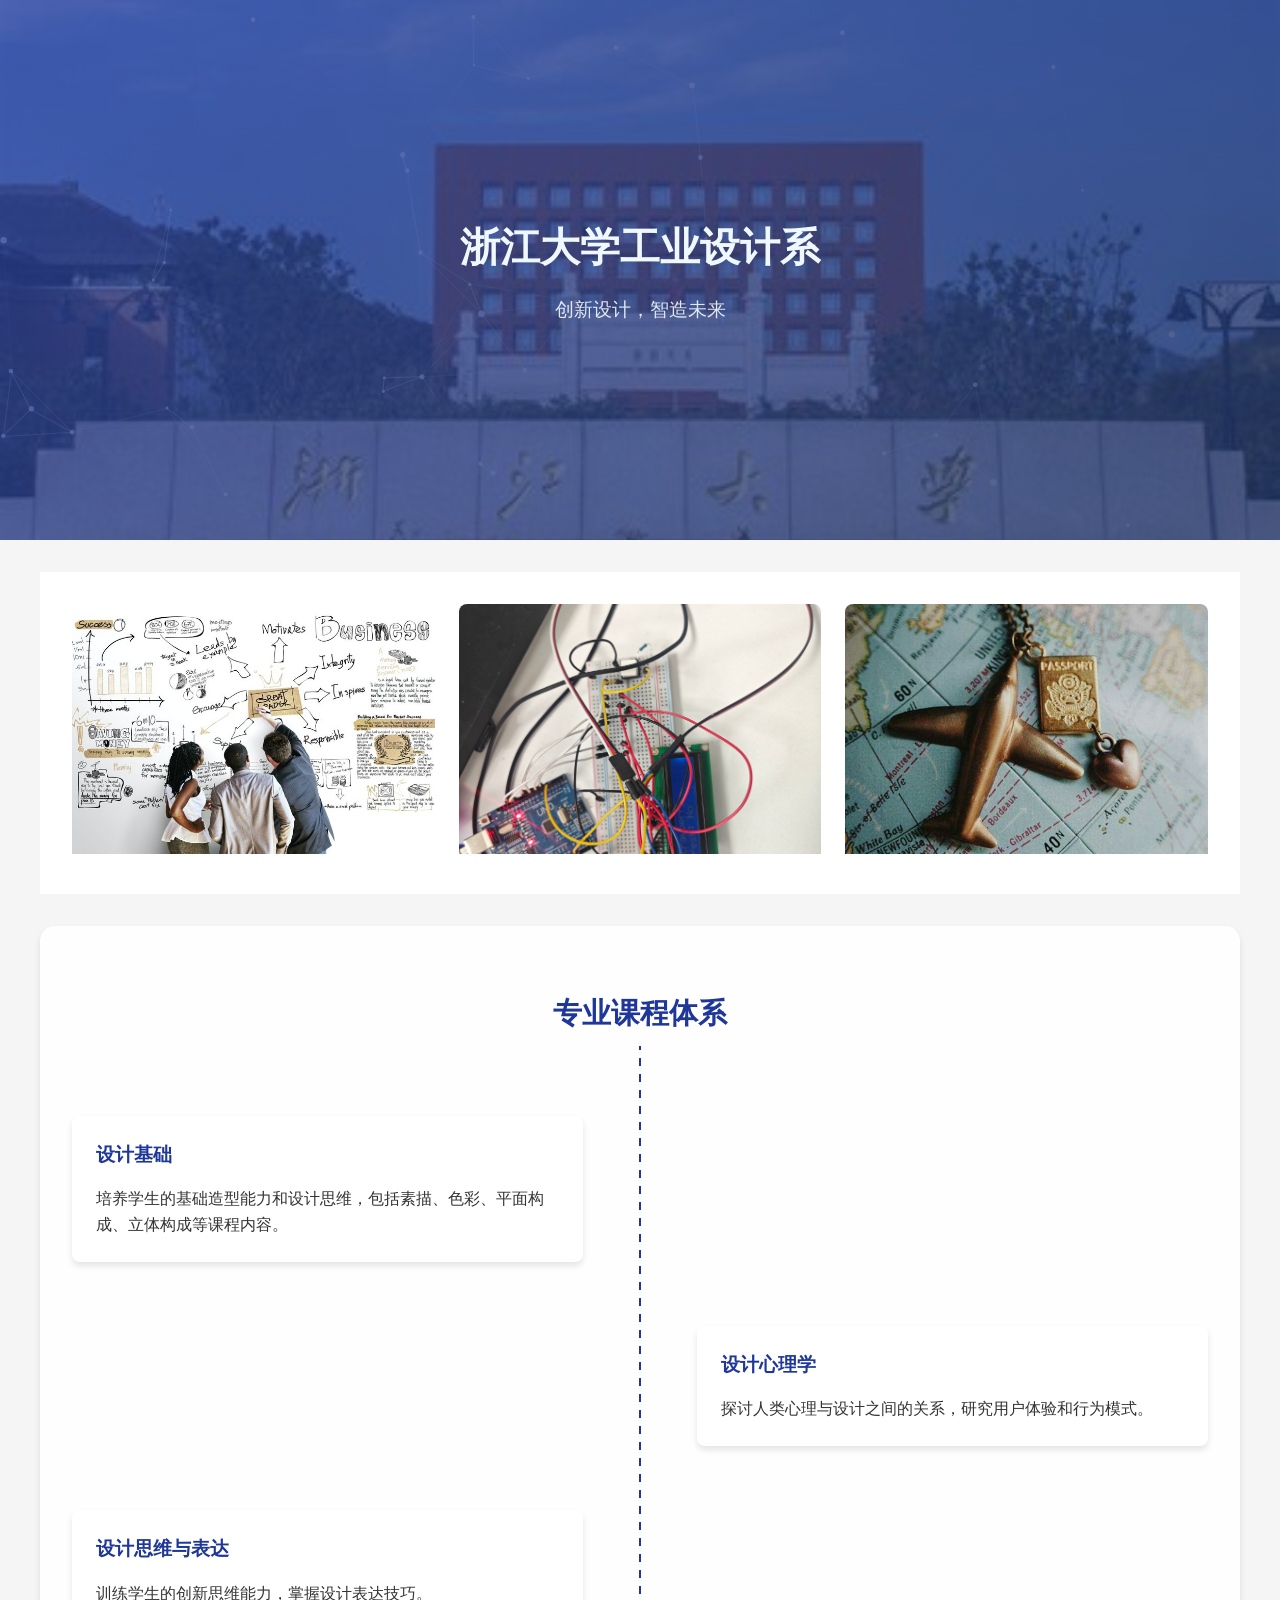
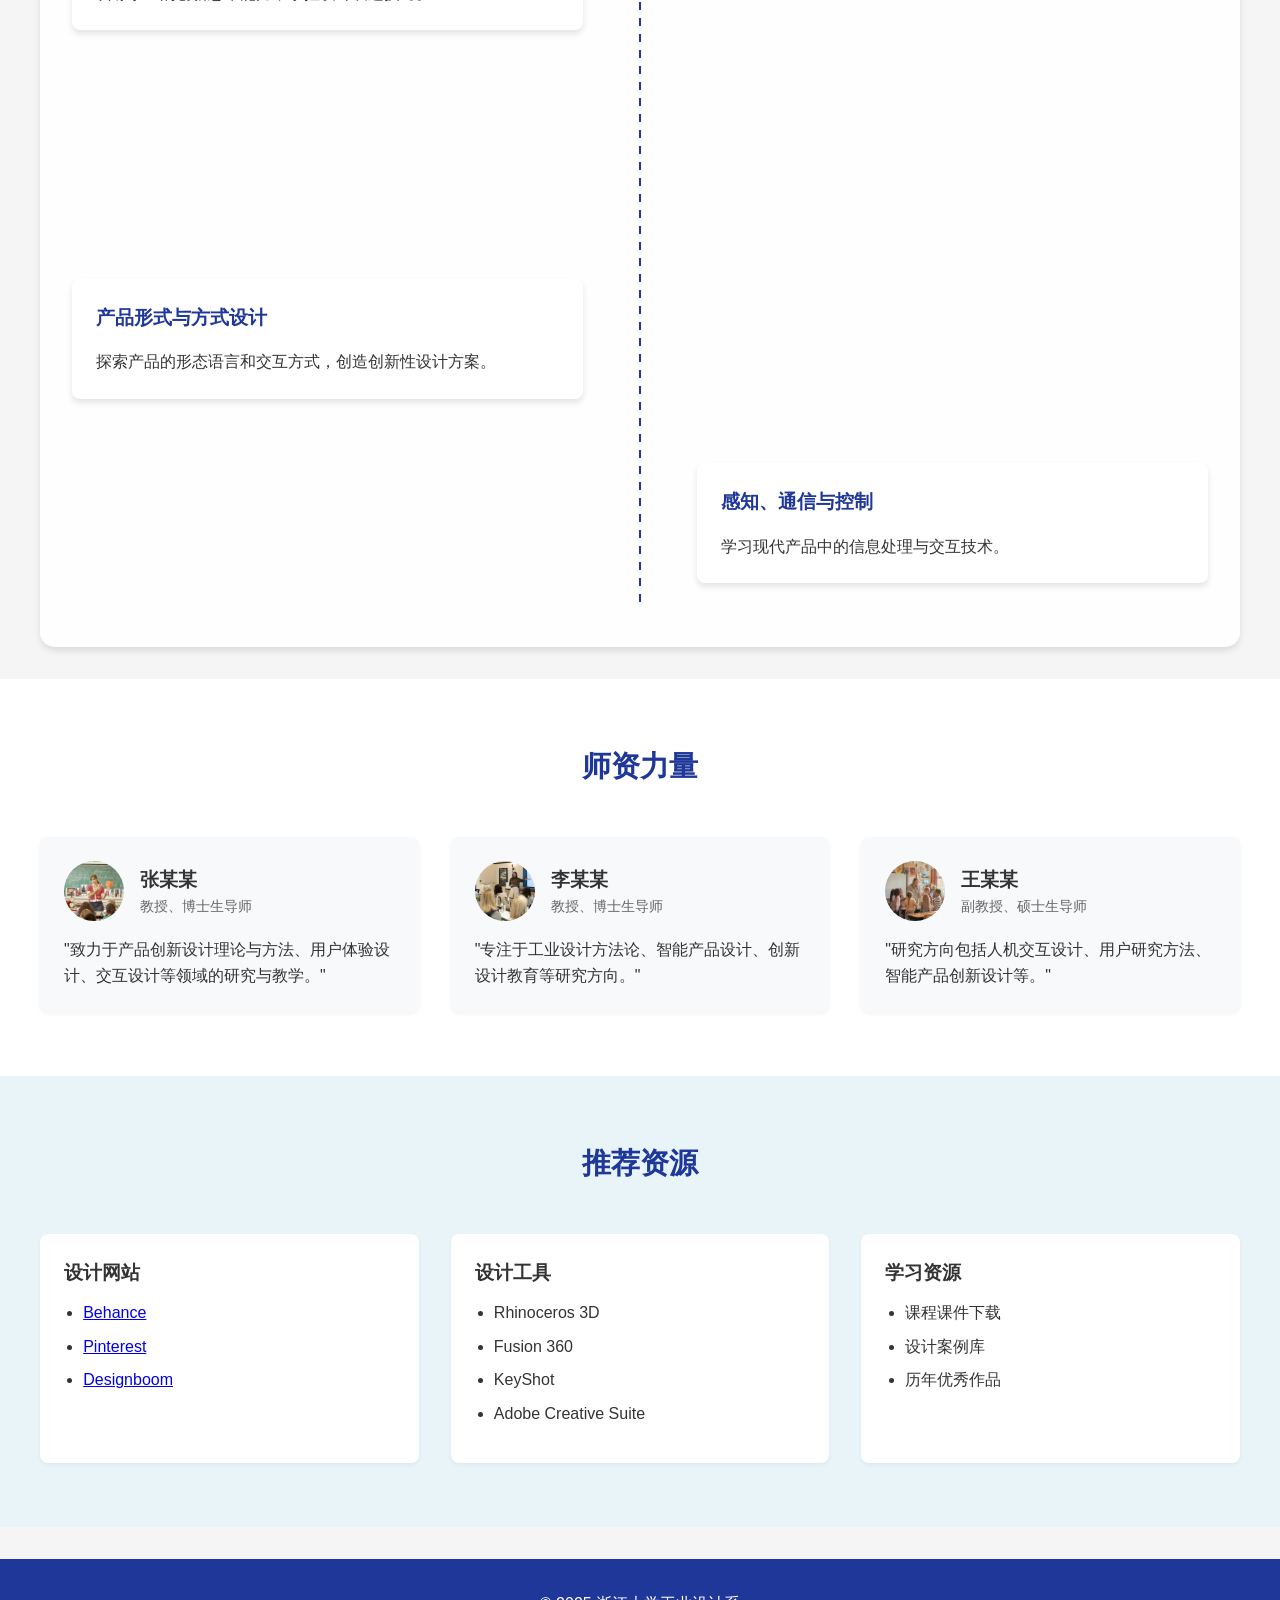
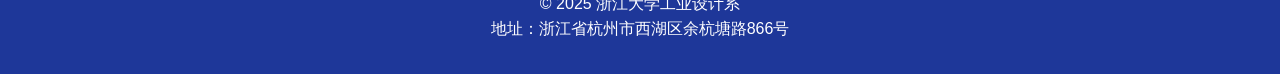
<file: index.html>
<!DOCTYPE html>
<html lang="zh-CN">
  <head>
    <meta charset="UTF-8" />
    <meta name="viewport" content="width=device-width, initial-scale=1.0" />
    <title>浙江大学工业设计系</title>
    <link rel="stylesheet" href="style.css" />
  </head>
  <body>
    <canvas id="particles-canvas"></canvas>
    <header>
      <img
        src="./images/hero-bg.jpg"
        alt="浙江大学工业设计系"
        class="hero-image"
      />
      <h1 class="hero-title">浙江大学工业设计系</h1>
      <p class="hero-subtitle">创新设计，智造未来</p>
    </header>

    <section class="image-gallery fade-in">
      <div class="gallery-item">
        <a href="studio.html" style="text-decoration: none; color: inherit;">
          <img src="./images/studio.jpg" alt="设计工作室" />
          <div class="gallery-item-caption">现代化设计工作室</div>
        </a>
      </div>
      <div class="gallery-item">
        <a href="works.html" style="text-decoration: none; color: inherit;">
          <img src="./images/works.jpg" alt="学生作品展" />
          <div class="gallery-item-caption">学生优秀作品展示</div>
        </a>
      </div>
      <div class="gallery-item">
        <a href="international.html" style="text-decoration: none; color: inherit;">
          <img src="./images/international.jpg" alt="国际交流" />
          <div class="gallery-item-caption">国际设计交流活动</div>
        </a>
      </div>
    </section>

    <section class="timeline">
      <h2 class="section-title">专业课程体系</h2>
      <div class="timeline-item">
        <div class="timeline-content">
          <h3 class="timeline-title">设计基础</h3>
          <p>
            培养学生的基础造型能力和设计思维，包括素描、色彩、平面构成、立体构成等课程内容。
          </p>
          <div class="course-preview">
            <img src="./images/design-basic.jpg" alt="设计基础课程" />
            <div class="preview-caption">学生手绘训练与设计实践</div>
          </div>
          <div class="course-details">
            <h4>课程信息</h4>
            <p><strong>授课时间：</strong>大一上学期</p>
            <p><strong>课程学分：</strong>4学分</p>
            <p>
              <strong>课程目标：</strong
              >通过手绘训练和设计实践，培养学生对形态、色彩、材质的感知能力和表现能力，建立设计的基础认知。
            </p>
            <div class="course-content">
              <p><strong>主要内容：</strong></p>
              <ul>
                <li>素描与速写技法</li>
                <li>色彩理论与实践</li>
                <li>平面构成原理</li>
                <li>立体构成设计</li>
              </ul>
            </div>
          </div>
        </div>
      </div>

      <div class="timeline-item">
        <div class="timeline-content">
          <h3 class="timeline-title">设计心理学</h3>
          <p>探讨人类心理与设计之间的关系，研究用户体验和行为模式。</p>
          <div class="course-preview">
            <img src="./images/design-psychology.jpg" alt="设计心理学" />
            <div class="preview-caption">用户行为研究与情感设计分析</div>
          </div>
          <div class="course-details">
            <h4>课程信息</h4>
            <p><strong>授课时间：</strong>大二上学期</p>
            <p><strong>课程学分：</strong>3学分</p>
            <p>
              <strong>课程目标：</strong
              >掌握设计心理学基本理论，培养以用户为中心的设计思维。
            </p>
            <p><strong>主要内容：</strong></p>
            <ul>
              <li>认知心理学基础</li>
              <li>用户行为分析</li>
              <li>情感设计原理</li>
              <li>用户研究方法</li>
            </ul>
          </div>
        </div>
      </div>

      <div class="timeline-item">
        <div class="timeline-content">
          <h3 class="timeline-title">设计思维与表达</h3>
          <p>训练学生的创新思维能力，掌握设计表达技巧。</p>
          <div class="course-preview">
            <img src="./images/design-thinking.jpg" alt="设计思维与表达" />
            <div class="preview-caption">学生创意设计展示与表达</div>
          </div>
          <div class="course-details">
            <h4>课程信息</h4>
            <p><strong>授课时间：</strong>大二下学期</p>
            <p><strong>课程学分：</strong>3学分</p>
            <p>
              <strong>课程目标：</strong
              >通过项目驱动的方式，培养学生的设计思维和表达能力，掌握多种设计表现手段。
            </p>
            <p><strong>主要内容：</strong></p>
            <ul>
              <li>设计思维流程</li>
              <li>创意发散与收敛</li>
              <li>设计故事板制作</li>
              <li>计算机辅助设计软件应用</li>
            </ul>
          </div>
        </div>
      </div>

      <div class="timeline-item">
        <div class="timeline-content">
          <h3 class="timeline-title">人因工程与机器行为学</h3>
          <p>研究人-机-环境系统的协调关系，优化产品使用体验。</p>
          <div class="course-preview">
            <img src="./images/ergonomics.jpg" alt="人因工程" />
            <div class="preview-caption">人机交互设计与评估</div>
          </div>
          <div class="course-details">
            <h4>课程信息</h4>
            <p><strong>授课时间：</strong>大三上学期</p>
            <p><strong>课程学分：</strong>3学分</p>
            <p>
              <strong>课程目标：</strong
              >理解人因工程学的基本原理，掌握影响人机交互的关键因素，能够进行简单的人机交互设计。
            </p>
            <p><strong>主要内容：</strong></p>
            <ul>
              <li>人因工程学导论</li>
              <li>人体测量学</li>
              <li>工作环境与设备设计</li>
              <li>人机交互界面设计</li>
            </ul>
          </div>
        </div>
      </div>

      <div class="timeline-item">
        <div class="timeline-content">
          <h3 class="timeline-title">产品形式与方式设计</h3>
          <p>探索产品的形态语言和交互方式，创造创新性设计方案。</p>
          <div class="course-preview">
            <img src="./images/product-design.jpg" alt="产品形式设计" />
            <div class="preview-caption">产品造型设计与原型制作</div>
          </div>
          <div class="course-details">
            <h4>课程信息</h4>
            <p><strong>授课时间：</strong>大三下学期</p>
            <p><strong>课程学分：</strong>3学分</p>
            <p>
              <strong>课程目标：</strong
              >掌握产品形态设计的基本方法，能够进行产品外观造型和交互方式的创新设计。
            </p>
            <p><strong>主要内容：</strong></p>
            <ul>
              <li>产品形态设计基础</li>
              <li>设计语言与符号</li>
              <li>用户体验与交互设计</li>
              <li>设计方案评估与优化</li>
            </ul>
          </div>
        </div>
      </div>

      <div class="timeline-item">
        <div class="timeline-content">
          <h3 class="timeline-title">感知、通信与控制</h3>
          <p>学习现代产品中的信息处理与交互技术。</p>
          <div class="course-preview">
            <img src="./images/interaction.jpg" alt="感知与交互" />
            <div class="preview-caption">智能产品交互设计实践</div>
          </div>
          <div class="course-details">
            <h4>课程信息</h4>
            <p><strong>授课时间：</strong>大四上学期</p>
            <p><strong>课程学分：</strong>3学分</p>
            <p>
              <strong>课程目标：</strong
              >理解感知、通信与控制的基本概念，掌握智能产品设计中的信息处理与交互技术。
            </p>
            <p><strong>主要内容：</strong></p>
            <ul>
              <li>传感器原理与应用</li>
              <li>嵌入式系统基础</li>
              <li>无线通信技术</li>
              <li>智能产品设计案例分析</li>
            </ul>
          </div>
        </div>
      </div>
    </section>

    <section class="testimonials">
      <h2 class="section-title">师资力量</h2>
      <div class="testimonial-grid">
        <div class="testimonial-card">
          <div class="professor-info">
            <img
              src="./images/teacher-1.jpg"
              alt="张某某教授"
              class="professor-avatar"
            />
            <div class="professor-details">
              <h3>张某某</h3>
              <p class="professor-title">教授、博士生导师</p>
            </div>
          </div>
          <p>
            "致力于产品创新设计理论与方法、用户体验设计、交互设计等领域的研究与教学。"
          </p>
        </div>
        <div class="testimonial-card">
          <div class="professor-info">
            <img
              src="./images/teacher-2.jpg"
              alt="李某某教授"
              class="professor-avatar"
            />
            <div class="professor-details">
              <h3>李某某</h3>
              <p class="professor-title">教授、博士生导师</p>
            </div>
          </div>
          <p>"专注于工业设计方法论、智能产品设计、创新设计教育等研究方向。"</p>
        </div>
        <div class="testimonial-card">
          <div class="professor-info">
            <img
              src="./images/teacher-3.jpg"
              alt="王某某教授"
              class="professor-avatar"
            />
            <div class="professor-details">
              <h3>王某某</h3>
              <p class="professor-title">副教授、硕士生导师</p>
            </div>
          </div>
          <p>"研究方向包括人机交互设计、用户研究方法、智能产品创新设计等。"</p>
        </div>
      </div>
    </section>

    <section class="resources">
      <h2 class="section-title">推荐资源</h2>
      <div class="resource-grid">
        <div class="resource-card">
          <h3>设计网站</h3>
          <ul>
            <li>
              <a href="https://www.behance.net" target="_blank">Behance</a>
            </li>
            <li>
              <a href="https://www.pinterest.com" target="_blank">Pinterest</a>
            </li>
            <li>
              <a href="https://www.designboom.com" target="_blank"
                >Designboom</a
              >
            </li>
          </ul>
        </div>
        <div class="resource-card">
          <h3>设计工具</h3>
          <ul>
            <li>Rhinoceros 3D</li>
            <li>Fusion 360</li>
            <li>KeyShot</li>
            <li>Adobe Creative Suite</li>
          </ul>
        </div>
        <div class="resource-card">
          <h3>学习资源</h3>
          <ul>
            <li>课程课件下载</li>
            <li>设计案例库</li>
            <li>历年优秀作品</li>
          </ul>
        </div>
      </div>
    </section>

    <footer>
      <p>© 2025 浙江大学工业设计系</p>
      <p>地址：浙江省杭州市西湖区余杭塘路866号</p>
    </footer>

    <script src="js/particles.js"></script>
    <script>
      // 初始化粒子效果
      document.addEventListener("DOMContentLoaded", () => {
        new ParticleNetwork("particles-canvas");
      });

      // 添加时间轴动画效果
      document.addEventListener("DOMContentLoaded", function () {
        const timelineItems = document.querySelectorAll(".timeline-item");

        function isElementInViewport(el) {
          const rect = el.getBoundingClientRect();
          return (
            rect.top >= 0 &&
            rect.left >= 0 &&
            rect.bottom <=
              (window.innerHeight || document.documentElement.clientHeight) &&
            rect.right <=
              (window.innerWidth || document.documentElement.clientWidth)
          );
        }

        function showVisibleItems() {
          timelineItems.forEach((item) => {
            if (isElementInViewport(item)) {
              item.style.opacity = "1";
              item.style.transform = "translateY(0)";
            }
          });
        }

        // 初始化时间轴项目样式
        timelineItems.forEach((item) => {
          item.style.opacity = "0";
          item.style.transform = "translateY(20px)";
          item.style.transition = "all 0.5s ease-out";
        });

        // 监听滚动事件
        window.addEventListener("scroll", showVisibleItems);
        // 初始加载时检查
        showVisibleItems();
      });

      // 添加课程详情展开/收起功能
      document.querySelectorAll(".timeline-content").forEach((content) => {
        content.addEventListener("click", function () {
          const details = this.querySelector(".course-details");
          const wasActive = this.classList.contains("active");

          // 先关闭所有其他展开的详情
          document.querySelectorAll(".timeline-content").forEach((item) => {
            item.classList.remove("active");
            const otherDetails = item.querySelector(".course-details");
            if (otherDetails) {
              otherDetails.classList.remove("active");
            }
          });

          // 如果当前项未展开，则展开它
          if (!wasActive) {
            this.classList.add("active");
            if (details) {
              details.classList.add("active");
            }
          }
        });
      });

      // 滚动动画
      const observerOptions = {
        threshold: 0.2,
      };

      const observer = new IntersectionObserver((entries) => {
        entries.forEach((entry) => {
          if (entry.isIntersecting) {
            entry.target.classList.add("visible");
          }
        });
      }, observerOptions);

      document.querySelectorAll(".fade-in").forEach((element) => {
        observer.observe(element);
      });
    </script>
  </body>
</html>
</file>
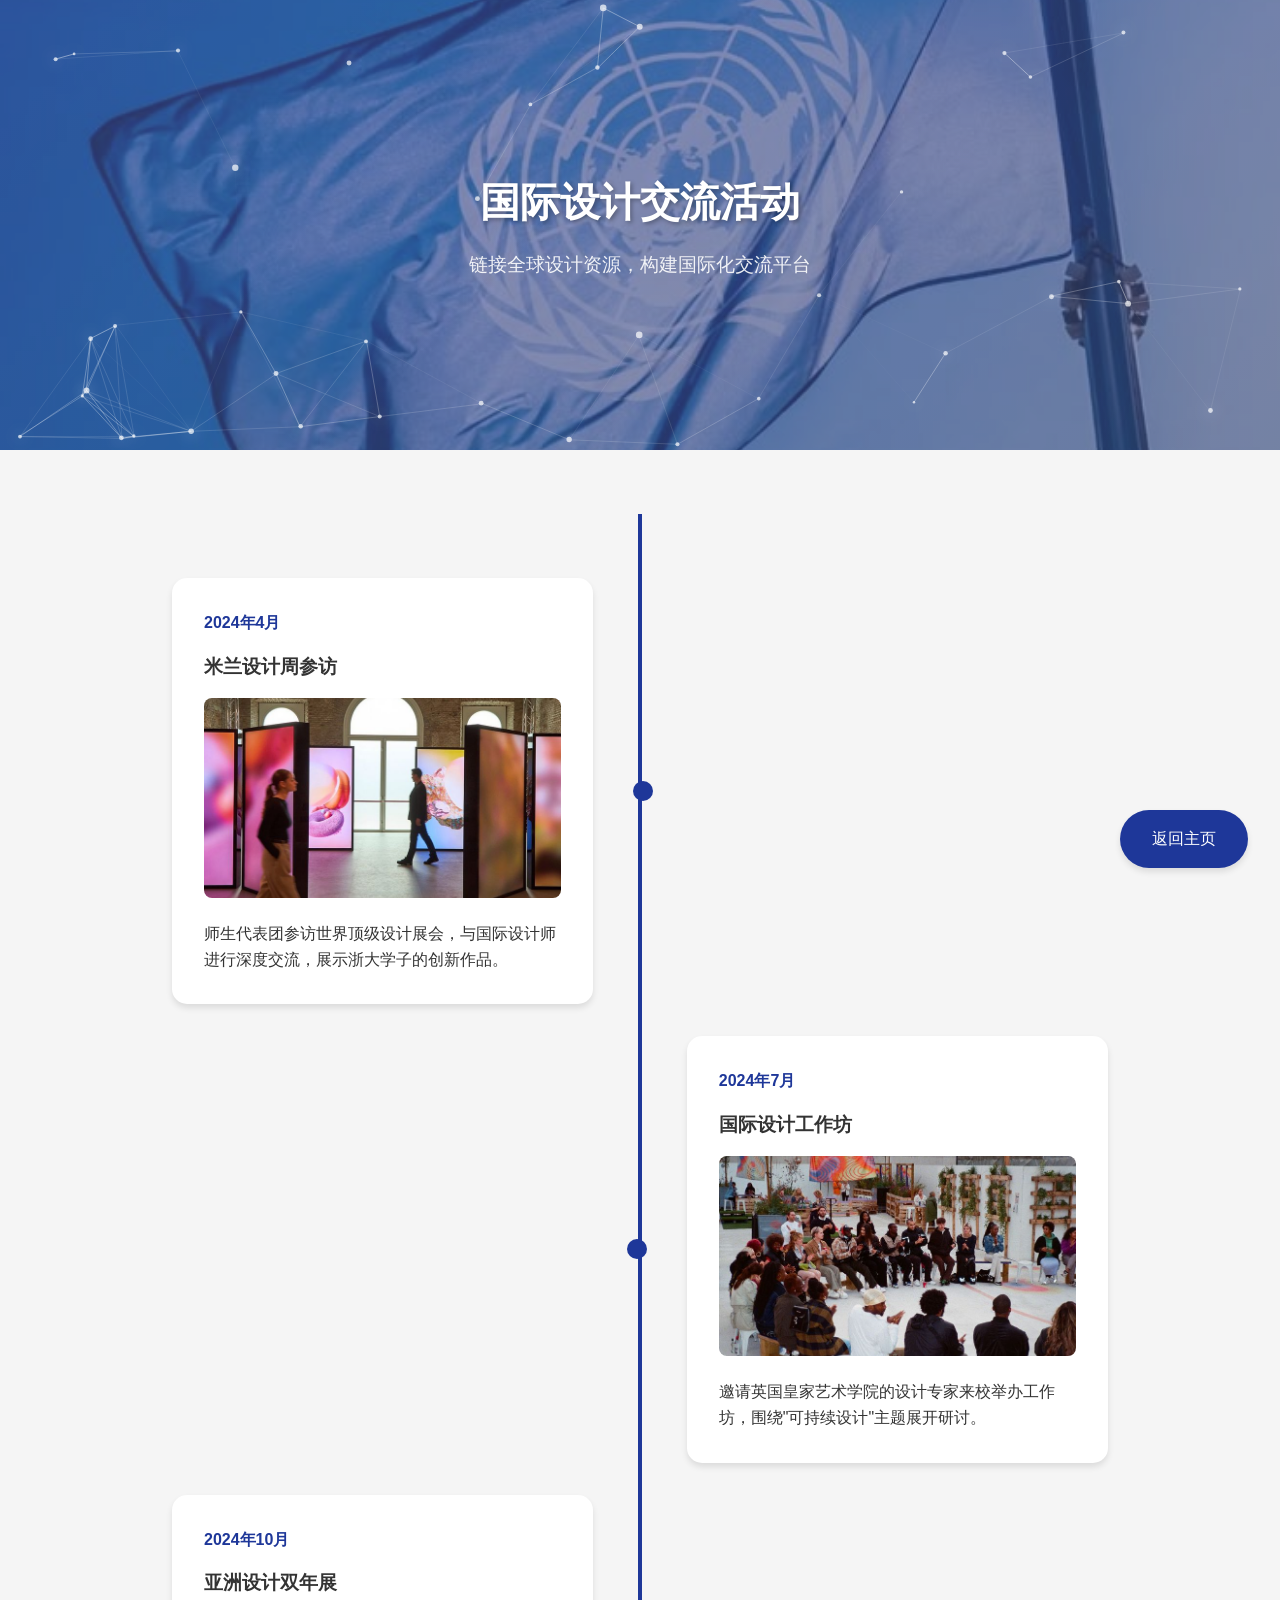
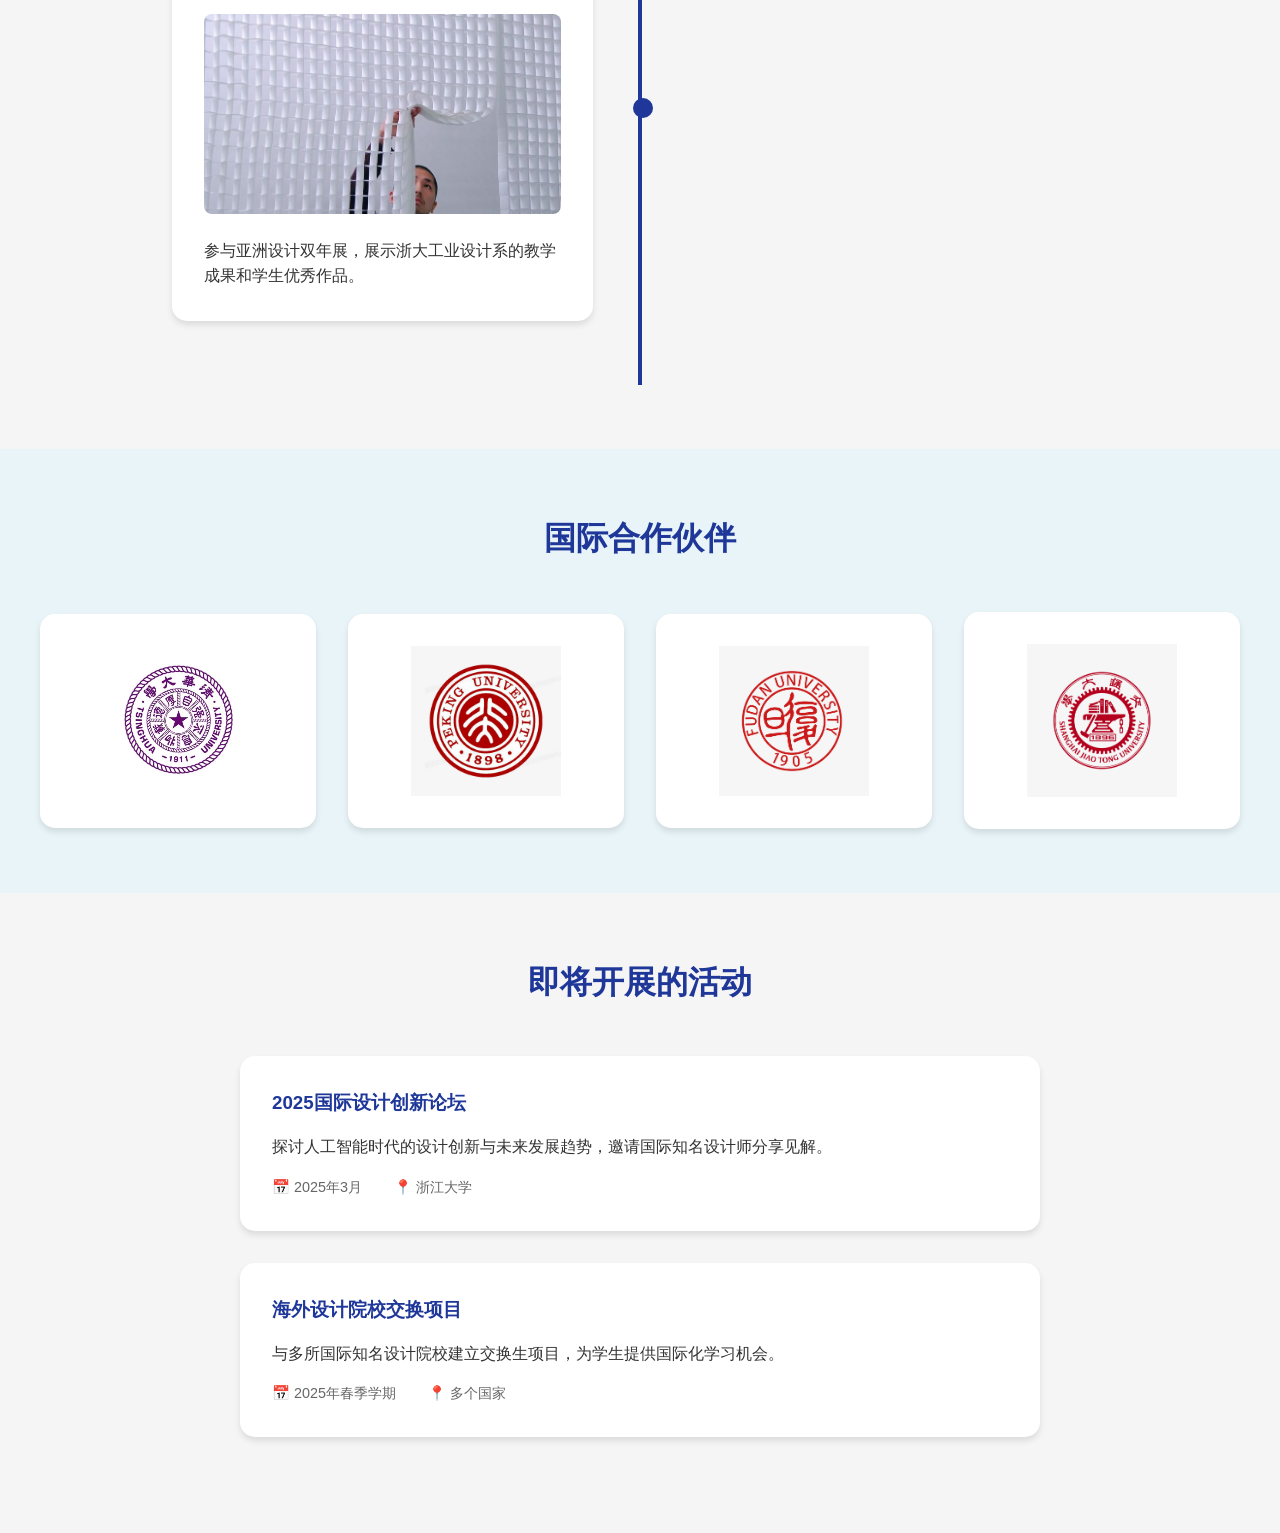
<file: international.html>
<!DOCTYPE html>
<html lang="zh-CN">
<head>
    <meta charset="UTF-8">
    <meta name="viewport" content="width=device-width, initial-scale=1.0">
    <title>国际设计交流活动 - 浙江大学工业设计系</title>
    <style>
        * {
            margin: 0;
            padding: 0;
            box-sizing: border-box;
        }

        body {
            font-family: "Microsoft YaHei", sans-serif;
            line-height: 1.6;
            color: #333;
            background-color: #f5f5f5;
        }

        .header {
            position: relative;
            height: 50vh;
            background: linear-gradient(135deg, rgba(30, 55, 153, 0.8) 0%, rgba(12, 36, 97, 0.8) 100%);
            color: white;
            display: flex;
            align-items: center;
            justify-content: center;
            text-align: center;
            overflow: hidden;
        }

        #particles-canvas {
            position: absolute;
            top: 0;
            left: 0;
            width: 100%;
            height: 50vh;
            z-index: 1;
            pointer-events: none;
        }

        .header-content {
            position: relative;
            z-index: 2;
        }

        .header h1 {
            font-size: 2.5rem;
            margin-bottom: 1rem;
            text-shadow: 2px 2px 4px rgba(0, 0, 0, 0.3);
        }

        .header p {
            font-size: 1.2rem;
            max-width: 800px;
            margin: 0 auto;
            opacity: 0.9;
        }

        .header-bg {
            position: absolute;
            top: 0;
            left: 0;
            width: 100%;
            height: 100%;
            object-fit: cover;
            opacity: 0.4;
            z-index: 0;
        }

        .events-timeline {
            max-width: 1000px;
            margin: 4rem auto;
            padding: 2rem;
            position: relative;
        }

        .timeline-line {
            position: absolute;
            left: 50%;
            transform: translateX(-50%);
            width: 4px;
            background: #1e3799;
            top: 0;
            bottom: 0;
        }

        .event-card {
            width: 45%;
            margin: 2rem 0;
            position: relative;
            background: white;
            padding: 2rem;
            border-radius: 15px;
            box-shadow: 0 4px 6px rgba(0, 0, 0, 0.1);
            transition: transform 0.3s ease;
        }

        .event-card:hover {
            transform: translateY(-5px);
        }

        .event-card::before {
            content: '';
            position: absolute;
            width: 20px;
            height: 20px;
            background: #1e3799;
            border-radius: 50%;
            top: 50%;
            transform: translateY(-50%);
        }

        .event-card:nth-child(odd) {
            margin-left: auto;
            margin-right: 0;
        }

        .event-card:nth-child(odd)::before {
            left: -60px;
        }

        .event-card:nth-child(even)::before {
            right: -60px;
        }

        .event-date {
            color: #1e3799;
            font-weight: bold;
            margin-bottom: 1rem;
        }

        .event-image {
            width: 100%;
            height: 200px;
            object-fit: cover;
            border-radius: 8px;
            margin: 1rem 0;
        }

        .partners-section {
            background: #e8f4f8;
            padding: 4rem 2rem;
        }

        .section-title {
            text-align: center;
            color: #1e3799;
            margin-bottom: 3rem;
            font-size: 2rem;
        }

        .partners-grid {
            max-width: 1200px;
            margin: 0 auto;
            display: grid;
            grid-template-columns: repeat(auto-fit, minmax(200px, 1fr));
            gap: 2rem;
            align-items: center;
        }

        .partner-logo {
            background: white;
            padding: 2rem;
            border-radius: 15px;
            display: flex;
            align-items: center;
            justify-content: center;
            box-shadow: 0 4px 6px rgba(0, 0, 0, 0.1);
            transition: transform 0.3s ease;
        }

        .partner-logo:hover {
            transform: translateY(-5px);
        }

        .partner-logo img {
            max-width: 150px;
            height: auto;
        }

        .upcoming-events {
            padding: 4rem 2rem;
        }

        .event-list {
            max-width: 800px;
            margin: 0 auto;
        }

        .upcoming-event {
            background: white;
            padding: 2rem;
            border-radius: 15px;
            margin-bottom: 2rem;
            box-shadow: 0 4px 6px rgba(0, 0, 0, 0.1);
        }

        .upcoming-event h3 {
            color: #1e3799;
            margin-bottom: 1rem;
        }

        .event-details {
            display: flex;
            gap: 2rem;
            color: #666;
            font-size: 0.9rem;
            margin-top: 1rem;
        }

        .back-button {
            position: fixed;
            bottom: 2rem;
            right: 2rem;
            background: #1e3799;
            color: white;
            border: none;
            padding: 1rem 2rem;
            border-radius: 30px;
            cursor: pointer;
            box-shadow: 0 4px 6px rgba(0, 0, 0, 0.1);
            transition: all 0.3s ease;
            text-decoration: none;
            font-size: 1rem;
            z-index: 10;
        }

        .back-button:hover {
            transform: translateY(-3px);
            box-shadow: 0 6px 12px rgba(0, 0, 0, 0.2);
        }

        @media (max-width: 768px) {
            .header h1 {
                font-size: 2rem;
            }
            
            .event-card {
                width: 100%;
                margin: 2rem 0;
            }

            .timeline-line {
                left: 30px;
            }

            .event-card::before {
                left: -45px !important;
            }
        }
    </style>
</head>
<body>
    <canvas id="particles-canvas"></canvas>
    <header class="header">
        <img src="./images/international-header.jpg" alt="国际交流" class="header-bg">
        <div class="header-content">
            <h1>国际设计交流活动</h1>
            <p>链接全球设计资源，构建国际化交流平台</p>
        </div>
    </header>

    <section class="events-timeline">
        <div class="timeline-line"></div>
        <div class="event-card">
            <div class="event-date">2024年4月</div>
            <h3>米兰设计周参访</h3>
            <img src="./images/milan-event.jpg" alt="米兰设计周" class="event-image">
            <p>师生代表团参访世界顶级设计展会，与国际设计师进行深度交流，展示浙大学子的创新作品。</p>
        </div>
        <div class="event-card">
            <div class="event-date">2024年7月</div>
            <h3>国际设计工作坊</h3>
            <img src="./images/workshop-event.jpg" alt="设计工作坊" class="event-image">
            <p>邀请英国皇家艺术学院的设计专家来校举办工作坊，围绕"可持续设计"主题展开研讨。</p>
        </div>
        <div class="event-card">
            <div class="event-date">2024年10月</div>
            <h3>亚洲设计双年展</h3>
            <img src="./images/asia-event.jpg" alt="亚洲设计双年展" class="event-image">
            <p>参与亚洲设计双年展，展示浙大工业设计系的教学成果和学生优秀作品。</p>
        </div>
    </section>

    <section class="partners-section">
        <h2 class="section-title">国际合作伙伴</h2>
        <div class="partners-grid">
            <div class="partner-logo">
                <img src="./images/partner1.png" alt="合作院校1">
            </div>
            <div class="partner-logo">
                <img src="./images/partner2.png" alt="合作院校2">
            </div>
            <div class="partner-logo">
                <img src="./images/partner3.png" alt="合作院校3">
            </div>
            <div class="partner-logo">
                <img src="./images/partner4.png" alt="合作院校4">
            </div>
        </div>
    </section>

    <section class="upcoming-events">
        <h2 class="section-title">即将开展的活动</h2>
        <div class="event-list">
            <div class="upcoming-event">
                <h3>2025国际设计创新论坛</h3>
                <p>探讨人工智能时代的设计创新与未来发展趋势，邀请国际知名设计师分享见解。</p>
                <div class="event-details">
                    <span>📅 2025年3月</span>
                    <span>📍 浙江大学</span>
                </div>
            </div>
            <div class="upcoming-event">
                <h3>海外设计院校交换项目</h3>
                <p>与多所国际知名设计院校建立交换生项目，为学生提供国际化学习机会。</p>
                <div class="event-details">
                    <span>📅 2025年春季学期</span>
                    <span>📍 多个国家</span>
                </div>
            </div>
        </div>
    </section>

    <a href="index.html" class="back-button">返回主页</a>

    <script src="js/particles.js"></script>
    <script>
        document.addEventListener('DOMContentLoaded', () => {
            new ParticleNetwork('particles-canvas');
        });
    </script>
</body>
</html>
</file>
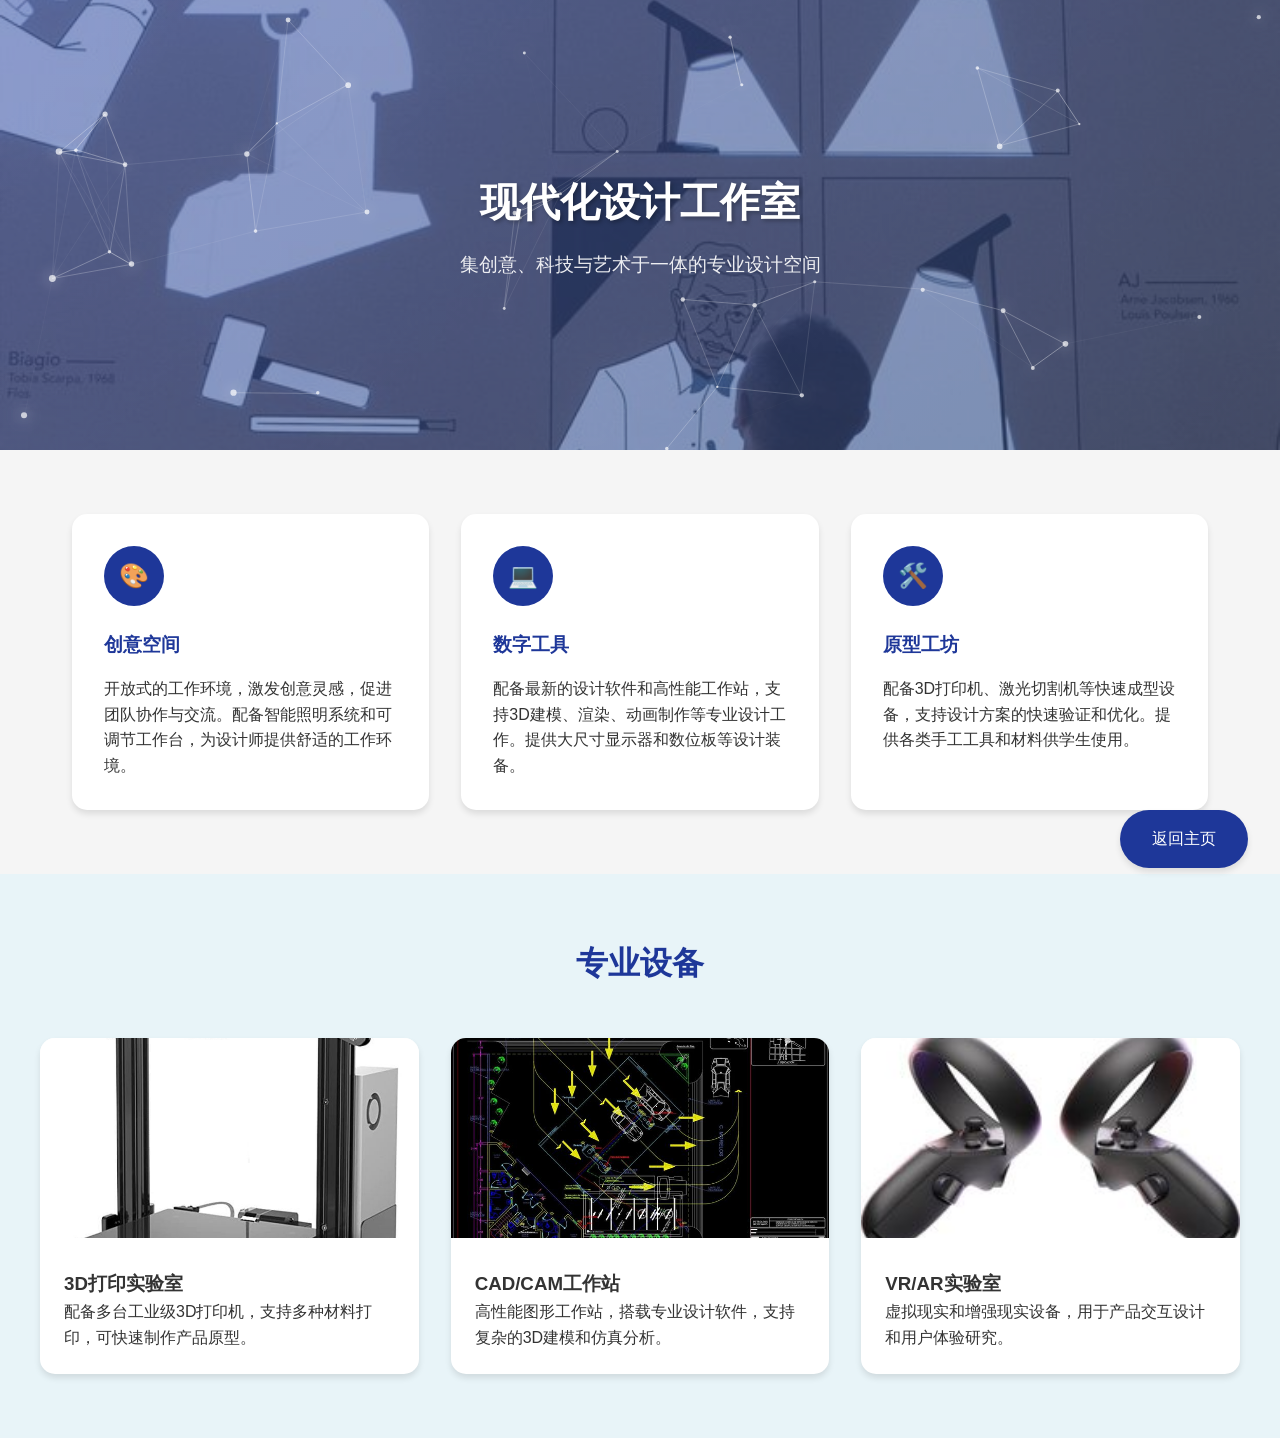
<file: studio.html>
<!DOCTYPE html>
<html lang="zh-CN">
  <head>
    <meta charset="UTF-8" />
    <meta name="viewport" content="width=device-width, initial-scale=1.0" />
    <title>现代化设计工作室 - 浙江大学工业设计系</title>
    <style>
      * {
        margin: 0;
        padding: 0;
        box-sizing: border-box;
      }

      body {
        font-family: "Microsoft YaHei", sans-serif;
        line-height: 1.6;
        color: #333;
        background-color: #f5f5f5;
        overflow-x: hidden;
      }

      .header {
        position: relative;
        height: 50vh;
        background: linear-gradient(
          135deg,
          rgba(30, 55, 153, 0.8) 0%,
          rgba(12, 36, 97, 0.8) 100%
        );
        color: white;
        display: flex;
        align-items: center;
        justify-content: center;
        text-align: center;
        overflow: hidden;
      }

      .header-content {
        position: relative;
        z-index: 2;
      }

      .header h1 {
        font-size: 2.5rem;
        margin-bottom: 1rem;
        text-shadow: 2px 2px 4px rgba(0, 0, 0, 0.3);
      }

      .header p {
        font-size: 1.2rem;
        max-width: 800px;
        margin: 0 auto;
        opacity: 0.9;
      }

      /* 添加粒子画布样式 */
      #particles-canvas {
        position: absolute;
        top: 0;
        left: 0;
        width: 100%;
        height: 50vh; /* 与header高度一致 */
        z-index: 1;
        pointer-events: none;
      }

      .header-bg {
        position: absolute;
        top: 0;
        left: 0;
        width: 100%;
        height: 100%;
        object-fit: cover;
        opacity: 0.4;
        z-index: 0;
      }

      .studio-features {
        padding: 4rem 2rem;
        max-width: 1200px;
        margin: 0 auto;
        display: grid;
        grid-template-columns: repeat(auto-fit, minmax(300px, 1fr));
        gap: 2rem;
      }

      .feature-card {
        background: white;
        border-radius: 15px;
        padding: 2rem;
        box-shadow: 0 4px 6px rgba(0, 0, 0, 0.1);
        transition: transform 0.3s ease;
        cursor: pointer;
      }

      .feature-card:hover {
        transform: translateY(-10px);
      }

      .feature-icon {
        width: 60px;
        height: 60px;
        background: #1e3799;
        border-radius: 50%;
        display: flex;
        align-items: center;
        justify-content: center;
        margin-bottom: 1.5rem;
        color: white;
        font-size: 24px;
      }

      .feature-card h3 {
        color: #1e3799;
        margin-bottom: 1rem;
      }

      .equipment-section {
        background: #e8f4f8;
        padding: 4rem 2rem;
      }

      .equipment-grid {
        max-width: 1200px;
        margin: 0 auto;
        display: grid;
        grid-template-columns: repeat(auto-fit, minmax(250px, 1fr));
        gap: 2rem;
      }

      .equipment-item {
        background: white;
        border-radius: 15px;
        overflow: hidden;
        box-shadow: 0 4px 6px rgba(0, 0, 0, 0.1);
      }

      .equipment-image {
        width: 100%;
        height: 200px;
        object-fit: cover;
      }

      .equipment-info {
        padding: 1.5rem;
      }

      .section-title {
        text-align: center;
        color: #1e3799;
        margin-bottom: 3rem;
        font-size: 2rem;
      }

      .back-button {
        position: fixed;
        bottom: 2rem;
        right: 2rem;
        background: #1e3799;
        color: white;
        border: none;
        padding: 1rem 2rem;
        border-radius: 30px;
        cursor: pointer;
        box-shadow: 0 4px 6px rgba(0, 0, 0, 0.1);
        transition: all 0.3s ease;
        text-decoration: none;
        font-size: 1rem;
      }

      .back-button:hover {
        transform: translateY(-3px);
        box-shadow: 0 6px 12px rgba(0, 0, 0, 0.2);
      }

      @media (max-width: 768px) {
        .header h1 {
          font-size: 2rem;
        }

        .studio-features {
          padding: 2rem 1rem;
        }
      }
    </style>
  </head>
  <body>
    <canvas id="particles-canvas"></canvas>
    <header class="header">
      <img
        src="./images/studio-header.jpg"
        alt="设计工作室全景"
        class="header-bg"
      />
      <div class="header-content">
        <h1>现代化设计工作室</h1>
        <p>集创意、科技与艺术于一体的专业设计空间</p>
      </div>
    </header>

    <section class="studio-features">
      <div class="feature-card">
        <div class="feature-icon">🎨</div>
        <h3>创意空间</h3>
        <p>
          开放式的工作环境，激发创意灵感，促进团队协作与交流。配备智能照明系统和可调节工作台，为设计师提供舒适的工作环境。
        </p>
      </div>
      <div class="feature-card">
        <div class="feature-icon">💻</div>
        <h3>数字工具</h3>
        <p>
          配备最新的设计软件和高性能工作站，支持3D建模、渲染、动画制作等专业设计工作。提供大尺寸显示器和数位板等设计装备。
        </p>
      </div>
      <div class="feature-card">
        <div class="feature-icon">🛠️</div>
        <h3>原型工坊</h3>
        <p>
          配备3D打印机、激光切割机等快速成型设备，支持设计方案的快速验证和优化。提供各类手工工具和材料供学生使用。
        </p>
      </div>
    </section>

    <section class="equipment-section">
      <h2 class="section-title">专业设备</h2>
      <div class="equipment-grid">
        <div class="equipment-item">
          <img
            src="./images/3d-printer.jpg"
            alt="3D打印机"
            class="equipment-image"
          />
          <div class="equipment-info">
            <h3>3D打印实验室</h3>
            <p>
              配备多台工业级3D打印机，支持多种材料打印，可快速制作产品原型。
            </p>
          </div>
        </div>
        <div class="equipment-item">
          <img
            src="./images/cad-station.jpg"
            alt="CAD工作站"
            class="equipment-image"
          />
          <div class="equipment-info">
            <h3>CAD/CAM工作站</h3>
            <p>
              高性能图形工作站，搭载专业设计软件，支持复杂的3D建模和仿真分析。
            </p>
          </div>
        </div>
        <div class="equipment-item">
          <img
            src="./images/vr-equipment.jpg"
            alt="VR设备"
            class="equipment-image"
          />
          <div class="equipment-info">
            <h3>VR/AR实验室</h3>
            <p>虚拟现实和增强现实设备，用于产品交互设计和用户体验研究。</p>
          </div>
        </div>
      </div>
    </section>

    <a href="index.html" class="back-button">返回主页</a>

    <script src="js/particles.js"></script>
    <script>
      // 初始化粒子效果
      document.addEventListener("DOMContentLoaded", () => {
        new ParticleNetwork("particles-canvas");
      });
    </script>
  </body>
</html>
</file>
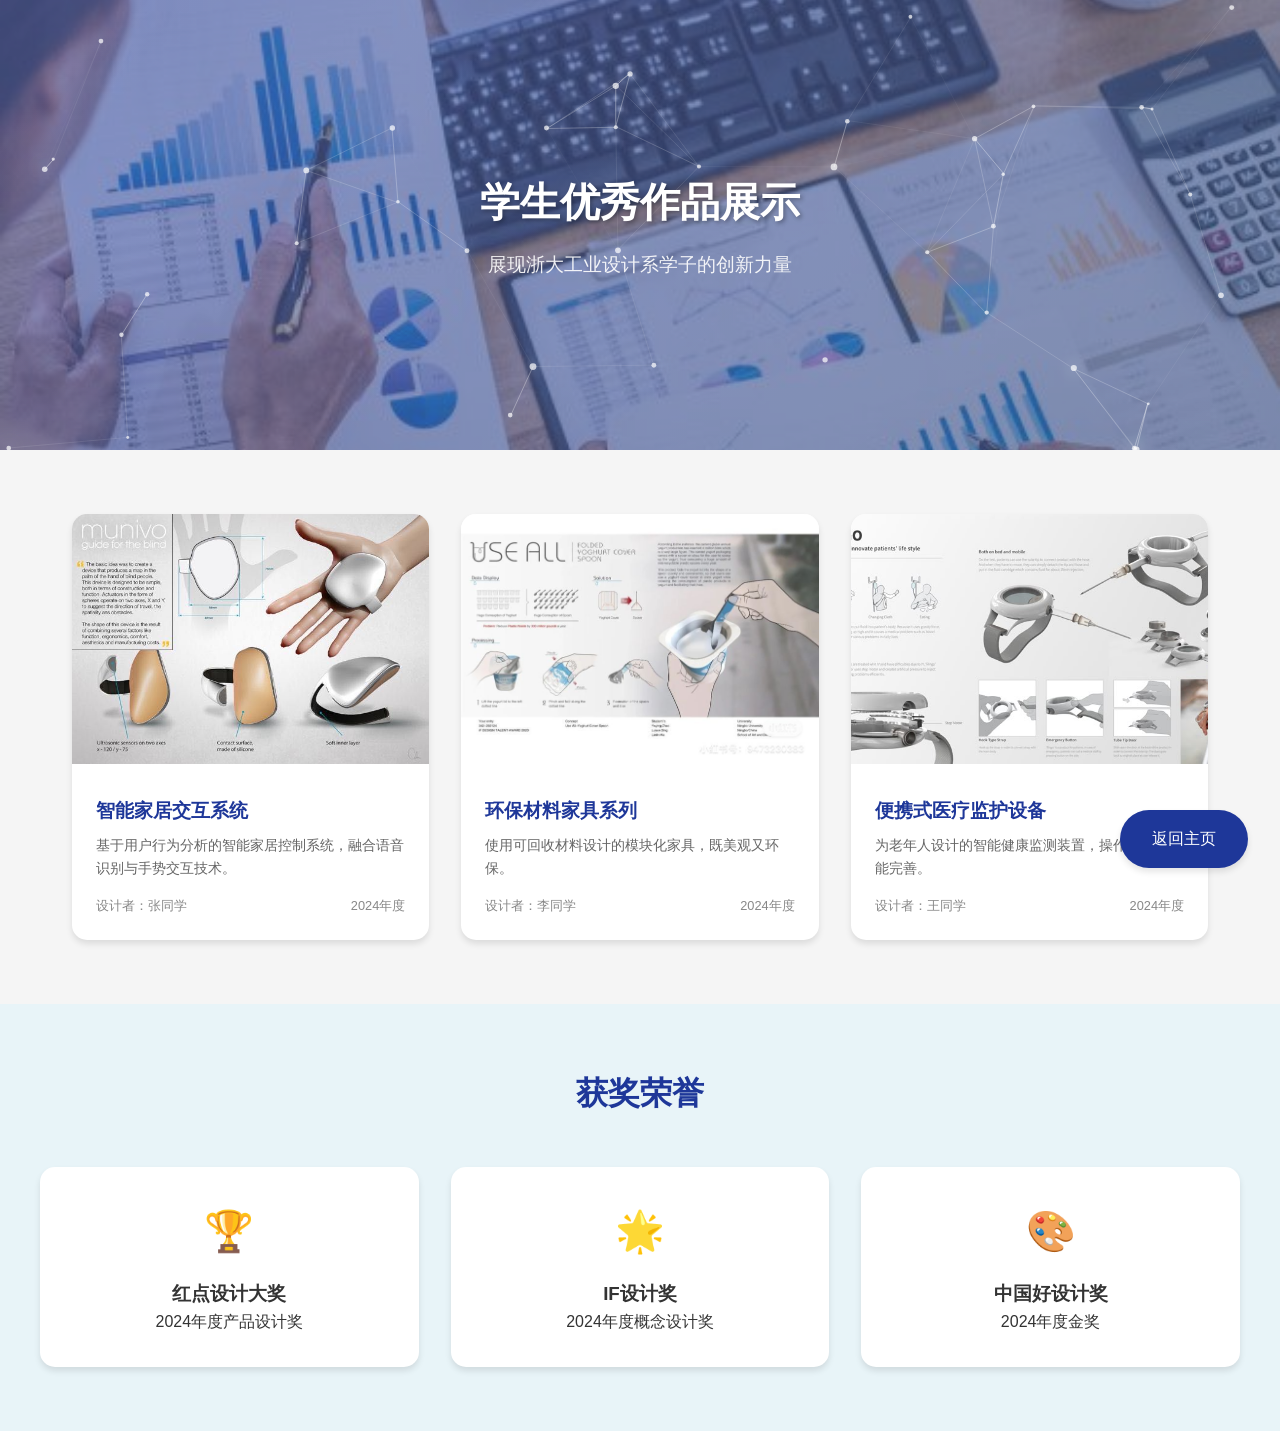
<file: works.html>
<!DOCTYPE html>
<html lang="zh-CN">
<head>
    <meta charset="UTF-8">
    <meta name="viewport" content="width=device-width, initial-scale=1.0">
    <title>学生优秀作品展示 - 浙江大学工业设计系</title>
    <style>
        * {
            margin: 0;
            padding: 0;
            box-sizing: border-box;
        }

        body {
            font-family: "Microsoft YaHei", sans-serif;
            line-height: 1.6;
            color: #333;
            background-color: #f5f5f5;
        }

        .header {
            position: relative;
            height: 50vh;
            background: linear-gradient(135deg, rgba(30, 55, 153, 0.8) 0%, rgba(12, 36, 97, 0.8) 100%);
            color: white;
            display: flex;
            align-items: center;
            justify-content: center;
            text-align: center;
            overflow: hidden;
        }

        #particles-canvas {
            position: absolute;
            top: 0;
            left: 0;
            width: 100%;
            height: 50vh;
            z-index: 1;
            pointer-events: none;
        }

        .header-content {
            position: relative;
            z-index: 2;
        }

        .header h1 {
            font-size: 2.5rem;
            margin-bottom: 1rem;
            text-shadow: 2px 2px 4px rgba(0, 0, 0, 0.3);
        }

        .header p {
            font-size: 1.2rem;
            max-width: 800px;
            margin: 0 auto;
            opacity: 0.9;
        }

        .header-bg {
            position: absolute;
            top: 0;
            left: 0;
            width: 100%;
            height: 100%;
            object-fit: cover;
            opacity: 0.4;
            z-index: 0;
        }

        .works-grid {
            max-width: 1200px;
            margin: 2rem auto;
            padding: 2rem;
            display: grid;
            grid-template-columns: repeat(auto-fill, minmax(300px, 1fr));
            gap: 2rem;
        }

        .work-card {
            background: white;
            border-radius: 15px;
            overflow: hidden;
            box-shadow: 0 4px 6px rgba(0, 0, 0, 0.1);
            transition: transform 0.3s ease;
        }

        .work-card:hover {
            transform: translateY(-10px);
        }

        .work-image {
            width: 100%;
            height: 250px;
            object-fit: cover;
            transition: transform 0.6s ease;
        }

        .work-card:hover .work-image {
            transform: scale(1.05);
        }

        .work-info {
            padding: 1.5rem;
        }

        .work-info h3 {
            color: #1e3799;
            margin-bottom: 0.5rem;
        }

        .work-info p {
            color: #666;
            font-size: 0.9rem;
            margin-bottom: 1rem;
        }

        .work-meta {
            display: flex;
            justify-content: space-between;
            color: #888;
            font-size: 0.8rem;
        }

        .awards-section {
            background: #e8f4f8;
            padding: 4rem 2rem;
            margin-top: 2rem;
        }

        .section-title {
            text-align: center;
            color: #1e3799;
            margin-bottom: 3rem;
            font-size: 2rem;
        }

        .awards-grid {
            max-width: 1200px;
            margin: 0 auto;
            display: grid;
            grid-template-columns: repeat(auto-fit, minmax(250px, 1fr));
            gap: 2rem;
        }

        .award-card {
            background: white;
            padding: 2rem;
            border-radius: 15px;
            text-align: center;
            box-shadow: 0 4px 6px rgba(0, 0, 0, 0.1);
        }

        .award-icon {
            font-size: 2.5rem;
            margin-bottom: 1rem;
            color: #1e3799;
        }

        .back-button {
            position: fixed;
            bottom: 2rem;
            right: 2rem;
            background: #1e3799;
            color: white;
            border: none;
            padding: 1rem 2rem;
            border-radius: 30px;
            cursor: pointer;
            box-shadow: 0 4px 6px rgba(0, 0, 0, 0.1);
            transition: all 0.3s ease;
            text-decoration: none;
            font-size: 1rem;
            z-index: 10;
        }

        .back-button:hover {
            transform: translateY(-3px);
            box-shadow: 0 6px 12px rgba(0, 0, 0, 0.2);
        }

        @media (max-width: 768px) {
            .header h1 {
                font-size: 2rem;
            }
            .works-grid {
                grid-template-columns: 1fr;
            }
        }
    </style>
</head>
<body>
    <canvas id="particles-canvas"></canvas>
    <header class="header">
        <img src="./images/works-header.jpg" alt="学生作品展示" class="header-bg">
        <div class="header-content">
            <h1>学生优秀作品展示</h1>
            <p>展现浙大工业设计系学子的创新力量</p>
        </div>
    </header>

    <section class="works-grid">
        <div class="work-card">
            <img src="./images/work1.jpg" alt="智能交互设计" class="work-image">
            <div class="work-info">
                <h3>智能家居交互系统</h3>
                <p>基于用户行为分析的智能家居控制系统，融合语音识别与手势交互技术。</p>
                <div class="work-meta">
                    <span>设计者：张同学</span>
                    <span>2024年度</span>
                </div>
            </div>
        </div>

        <div class="work-card">
            <img src="./images/work2.jpg" alt="可持续设计" class="work-image">
            <div class="work-info">
                <h3>环保材料家具系列</h3>
                <p>使用可回收材料设计的模块化家具，既美观又环保。</p>
                <div class="work-meta">
                    <span>设计者：李同学</span>
                    <span>2024年度</span>
                </div>
            </div>
        </div>

        <div class="work-card">
            <img src="./images/work3.jpg" alt="医疗设计" class="work-image">
            <div class="work-info">
                <h3>便携式医疗监护设备</h3>
                <p>为老年人设计的智能健康监测装置，操作简单，功能完善。</p>
                <div class="work-meta">
                    <span>设计者：王同学</span>
                    <span>2024年度</span>
                </div>
            </div>
        </div>
    </section>

    <section class="awards-section">
        <h2 class="section-title">获奖荣誉</h2>
        <div class="awards-grid">
            <div class="award-card">
                <div class="award-icon">🏆</div>
                <h3>红点设计大奖</h3>
                <p>2024年度产品设计奖</p>
            </div>
            <div class="award-card">
                <div class="award-icon">🌟</div>
                <h3>IF设计奖</h3>
                <p>2024年度概念设计奖</p>
            </div>
            <div class="award-card">
                <div class="award-icon">🎨</div>
                <h3>中国好设计奖</h3>
                <p>2024年度金奖</p>
            </div>
        </div>
    </section>

    <a href="index.html" class="back-button">返回主页</a>

    <script src="js/particles.js"></script>
    <script>
        document.addEventListener('DOMContentLoaded', () => {
            new ParticleNetwork('particles-canvas');
        });
    </script>
</body>
</html>
</file>
<file: style.css>
* {
  margin: 0;
  padding: 0;
  box-sizing: border-box;
}

body {
  font-family: "Microsoft YaHei", sans-serif;
  line-height: 1.6;
  color: #333;
  background-color: #f5f5f5;
}

header {
  position: relative;
  overflow: hidden;
  height: 60vh;
  display: flex;
  flex-direction: column;
  justify-content: center;
  background: linear-gradient(
    135deg,
    rgba(30, 55, 153, 0.7) 0%,
    rgba(12, 36, 97, 0.7) 100%
  );
}
title {
  color: aliceblue;
}
.hero-title {
  font-size: 2.5rem;
  margin-bottom: 1rem;
  color: aliceblue;
  text-align: center;
}

.hero-subtitle {
  font-size: 1.2rem;
  opacity: 0.9;
  color: aliceblue;
  text-align: center;
}

.hero-image {
  width: 100%;
  height: 60vh;
  object-fit: cover;
  opacity: 0.8;
  position: absolute;
  top: 0;
  left: 0;
  z-index: -1;
}

/* 修改时间轴样式 */
.timeline {
  position: relative;
  max-width: 1200px;
  margin: 2rem auto;
  padding: 4rem 2rem 2rem; /* 增加顶部内边距，为标题腾出空间 */
  background: rgba(255, 255, 255, 0.9);
  border-radius: 15px;
  box-shadow: 0 4px 6px rgba(0, 0, 0, 0.1);
  z-index: 1;
}

.timeline::before {
  content: "";
  position: absolute;
  width: 2px; /* 减小宽度 */
  background-image: linear-gradient(
    to bottom,
    #1e3799 25%,
    transparent 25%,
    transparent 75%,
    #1e3799 75%
  );
  background-size: 2px 16px; /* 控制点的大小和间距 */
  top: 120px; /* 调整起始位置，避开标题 */
  bottom: 40px;
  left: 50%;
  transform: translateX(-50%);
  z-index: 2;
}

.timeline-item {
  padding: 2rem 0;
  width: 100%;
  position: relative;
}

.timeline-content {
  position: relative;
  width: 45%;
  padding: 1.5rem;
  background: white;
  border-radius: 8px;
  box-shadow: 0 4px 6px rgba(0, 0, 0, 0.1);
  transition: all 0.6s ease; /* 增加过渡时间 */
  cursor: pointer;
  z-index: 3; /* 确保内容卡片在最上层 */
}

.timeline-content:hover {
  transform: translateY(-5px);
}

.timeline-item:nth-child(odd) .timeline-content {
  left: 55%;
}

.timeline-item:nth-child(even) .timeline-content {
  left: 0;
}

.timeline-title {
  font-size: 1.2rem;
  color: #1e3799;
  margin-bottom: 1rem;
}

/* 教师评价区域 */
.testimonials {
  background: white;
  padding: 4rem 2rem;
}

.testimonial-grid {
  display: grid;
  grid-template-columns: repeat(auto-fit, minmax(300px, 1fr));
  gap: 2rem;
  max-width: 1200px;
  margin: 0 auto;
}

.testimonial-card {
  background: #f8f9fa;
  padding: 1.5rem;
  border-radius: 8px;
  box-shadow: 0 2px 4px rgba(0, 0, 0, 0.05);
  display: flex;
  flex-direction: column;
  gap: 1rem;
}

.professor-info {
  display: flex;
  align-items: center;
  gap: 1rem;
}

.professor-avatar {
  width: 60px;
  height: 60px;
  border-radius: 50%;
  object-fit: cover;
}

.professor-details {
  flex: 1;
}

.professor-title {
  color: #666;
  font-size: 0.9rem;
}

/* 资源推荐区域 */
.resources {
  padding: 4rem 2rem;
  background: #e8f4f8;
}

.resource-grid {
  display: grid;
  grid-template-columns: repeat(auto-fit, minmax(250px, 1fr));
  gap: 2rem;
  max-width: 1200px;
  margin: 0 auto;
}

.resource-card {
  background: white;
  padding: 1.5rem;
  border-radius: 8px;
  box-shadow: 0 2px 4px rgba(0, 0, 0, 0.05);
  transition: transform 0.3s ease;
}

.resource-card:hover {
  transform: translateY(-5px);
}

.resource-card ul,
.course-details ul {
  list-style-position: outside; /* 将点放在文本区域外 */
  list-style-type: disc;
  padding-left: 1.2em;
  margin: 0.5rem 0;
}

.resource-card li,
.course-details li {
  padding: 0.3rem 0;
  line-height: 1.5;
  margin-left: 0; /* 移除额外的左边距 */
  text-indent: 0; /* 移除文本缩进 */
}

/* 移除之前的自定义点样式 */
.course-details ul li::before,
.resource-card ul li::before {
  content: none;
}

.section-title {
  text-align: center;
  margin-bottom: 3rem;
  color: #1e3799;
  position: relative; /* 确保标题在正确的层级 */
  z-index: 3;
  font-size: 1.8rem;
  font-weight: bold;
}

footer {
  background: #1e3799;
  color: white;
  text-align: center;
  padding: 2rem;
  margin-top: 2rem;
}

/* 添加课程详情样式 */
.course-details {
  display: none;
  background: #f8f9fa;
  padding-top: 10rem;
  padding: 1rem;
  border-radius: 4px;
  border-left: 4px solid #1e3799;
  position: relative;
  z-index: 4; /* 确保展开的详情在最上层 */
}

.course-details ul {
  list-style-position: inside; /* 将列表符号放在内容区域内 */
  padding-left: 0; /* 移除默认的左侧padding */
}

.course-details li {
  padding-left: 1.2em; /* 为列表项添加左侧间距 */
  text-indent: -1.2em; /* 使用负缩进将列表符号向左移动 */
}

.course-details.active {
  display: block;
  animation: slideDown 0.8s ease-out; /* 增加动画时间 */
}

@keyframes slideDown {
  from {
    opacity: 0;
    transform: translateY(-10px);
  }
  to {
    opacity: 1;
    transform: translateY(0);
  }
}

.expand-icon {
  position: absolute;
  right: 1rem;
  top: 1rem;
  width: 20px;
  height: 20px;
  transition: transform 0.3s ease;
}

.expand-icon::before {
  width: 2px;
  height: 100%;
  left: 50%;
  transform: translateX(-50%);
}

.expand-icon::after {
  width: 100%;
  height: 2px;
  top: 50%;
  transform: translateY(-50%);
}

.timeline-content.active .expand-icon::before {
  transform: translateX(-50%) rotate(90deg);
}

/* 添加新的样式 */
#particles-canvas {
  position: absolute; /* 改为absolute定位 */
  top: 0;
  left: 0;
  width: 100%;
  height: 60vh; /* 限制高度与header一致 */
  z-index: 0;
  pointer-events: none;
}

.image-gallery {
  display: grid;
  grid-template-columns: repeat(auto-fit, minmax(300px, 1fr));
  gap: 1.5rem;
  padding: 2rem;
  background: #fff;
  margin: 2rem auto;
  max-width: 1200px;
  position: relative;
  z-index: 1;
}

.gallery-item {
  position: relative;
  overflow: hidden;
  border-radius: 8px;
  transition: transform 0.3s ease;
}

.gallery-item img {
  width: 100%;
  height: 250px;
  object-fit: cover;
  transition: transform 0.8s ease; /* 增加过渡时间 */
}

.gallery-item:hover img {
  transform: scale(1.05);
}

.gallery-item-caption {
  position: absolute;
  bottom: 0;
  left: 0;
  right: 0;
  padding: 1rem;
  background: linear-gradient(to top, rgba(0, 0, 0, 0.8), transparent);
  color: white;
  transform: translateY(100%);
  transition: transform 0.8s ease; /* 增加过渡时间 */
}

.gallery-item:hover .gallery-item-caption {
  transform: translateY(0);
}

/* 添加滚动动画效果 */
.fade-in {
  opacity: 0;
  transform: translateY(20px);
  transition: opacity 1s ease, transform 1s ease; /* 增加过渡时间 */
}

.fade-in.visible {
  opacity: 1;
  transform: translateY(0);
}

/* 添加课程预览图样式 */
.course-preview {
    position: absolute;
    width: 300px;
    height: 200px;
    background: white;
    border-radius: 10px;
    box-shadow: 0 10px 30px rgba(0, 0, 0, 0.2);
    opacity: 0;
    visibility: hidden;
    transition: all 0.4s cubic-bezier(0.4, 0, 0.2, 1);
    overflow: hidden;
    z-index: 10;
}

.timeline-item:nth-child(odd) .course-preview {
    right: calc(100% + 80px); /* 增加右侧间距，从30px改为80px */
    top: 50%;
    transform: translate(0, -50%);
}

.timeline-item:nth-child(even) .course-preview {
    left: calc(100% + 80px); /* 增加左侧间距，从30px改为80px */
    top: 50%;
    transform: translate(0, -50%);
}

.timeline-content:hover .course-preview {
    opacity: 1;
    visibility: visible;
    transform: translate(0, -50%);
}

.course-preview img {
    width: 100%;
    height: 100%;
    object-fit: cover;
    transition: transform 0.6s ease;
}

.course-preview:hover img {
    transform: scale(1.1);
}

/* 添加预览图说明文字 */
.preview-caption {
    position: absolute;
    bottom: 0;
    left: 0;
    right: 0;
    padding: 1rem;
    background: linear-gradient(to top, rgba(0, 0, 0, 0.8), transparent);
    color: white;
    font-size: 0.9rem;
}

/* 响应式设计优化 */
@media (max-width: 768px) {
  .hero-title {
    font-size: 2rem;
  }

  .image-gallery {
    grid-template-columns: 1fr;
  }

  .timeline::before {
    left: 31px;
    top: 120px; /* 保持与桌面版一致 */
  }

  .timeline-content {
    width: calc(100% - 90px);
    left: 90px !important;
  }
}
</file>
